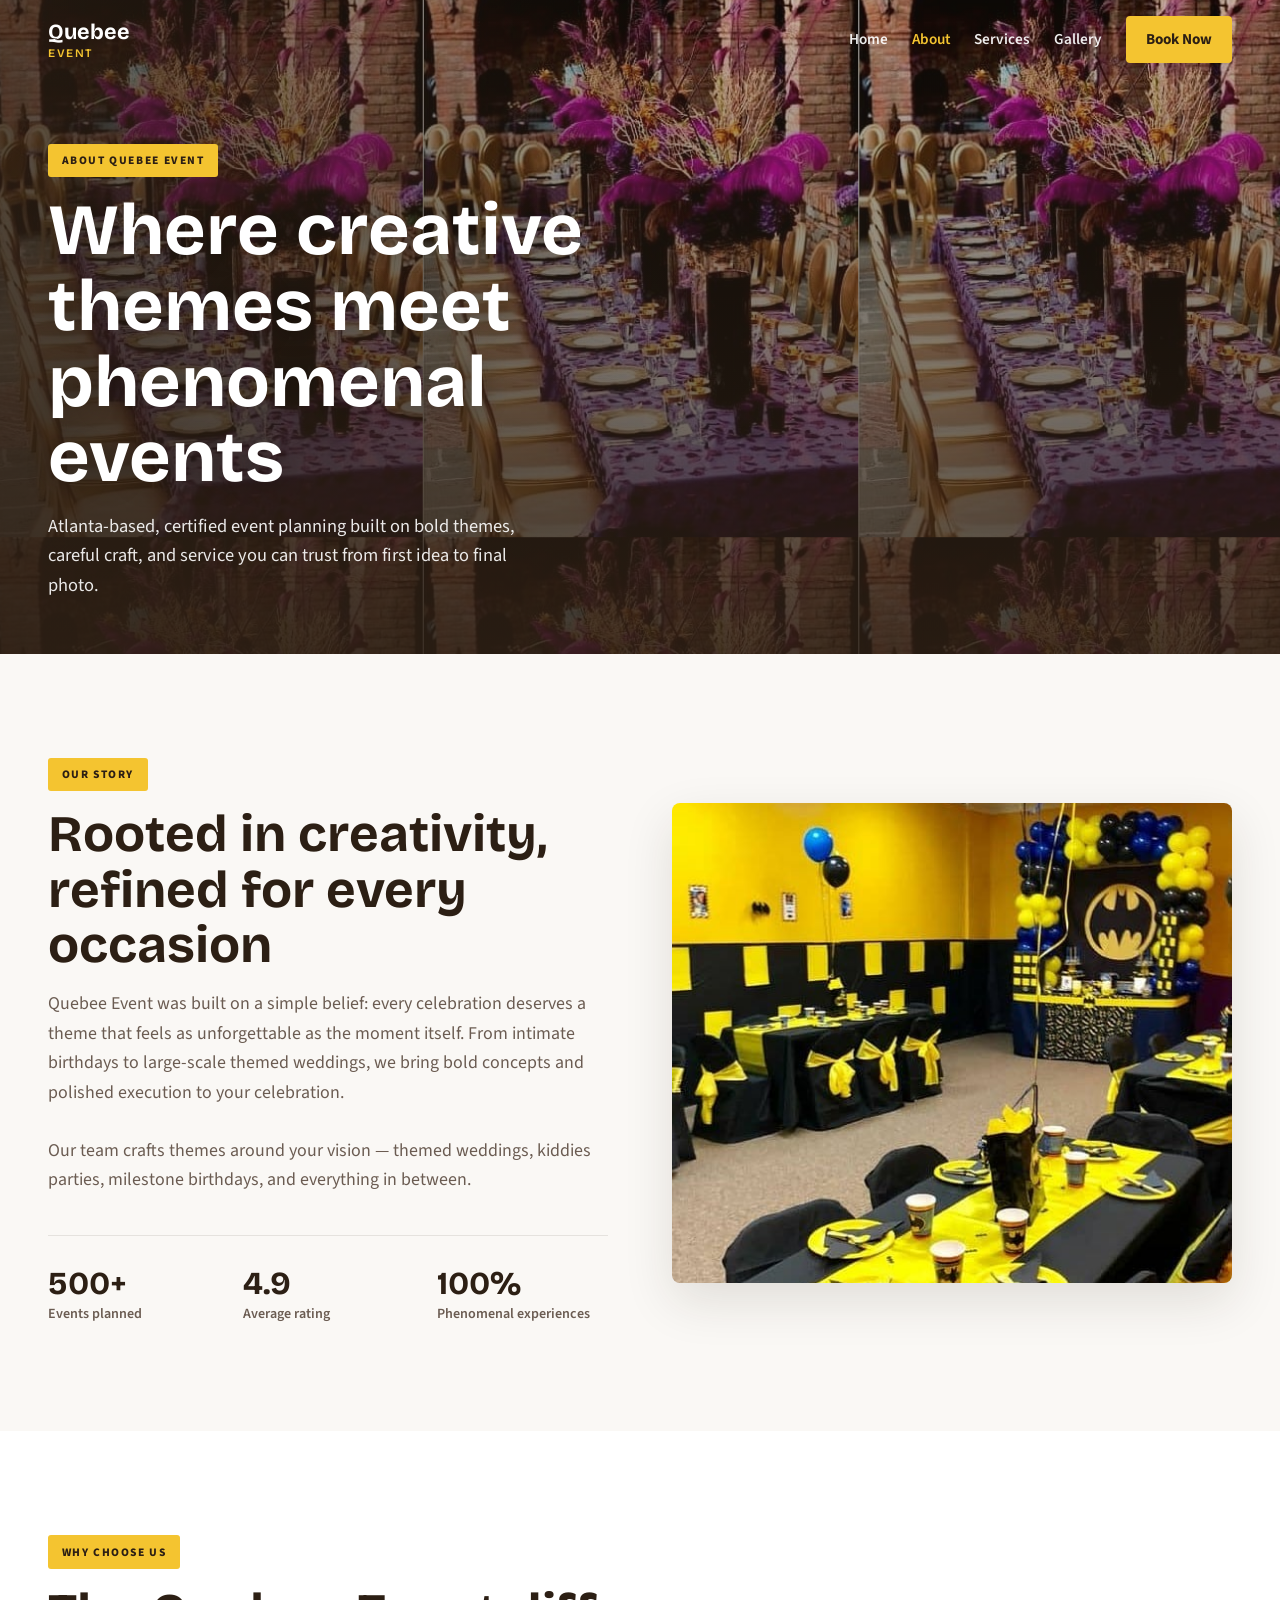
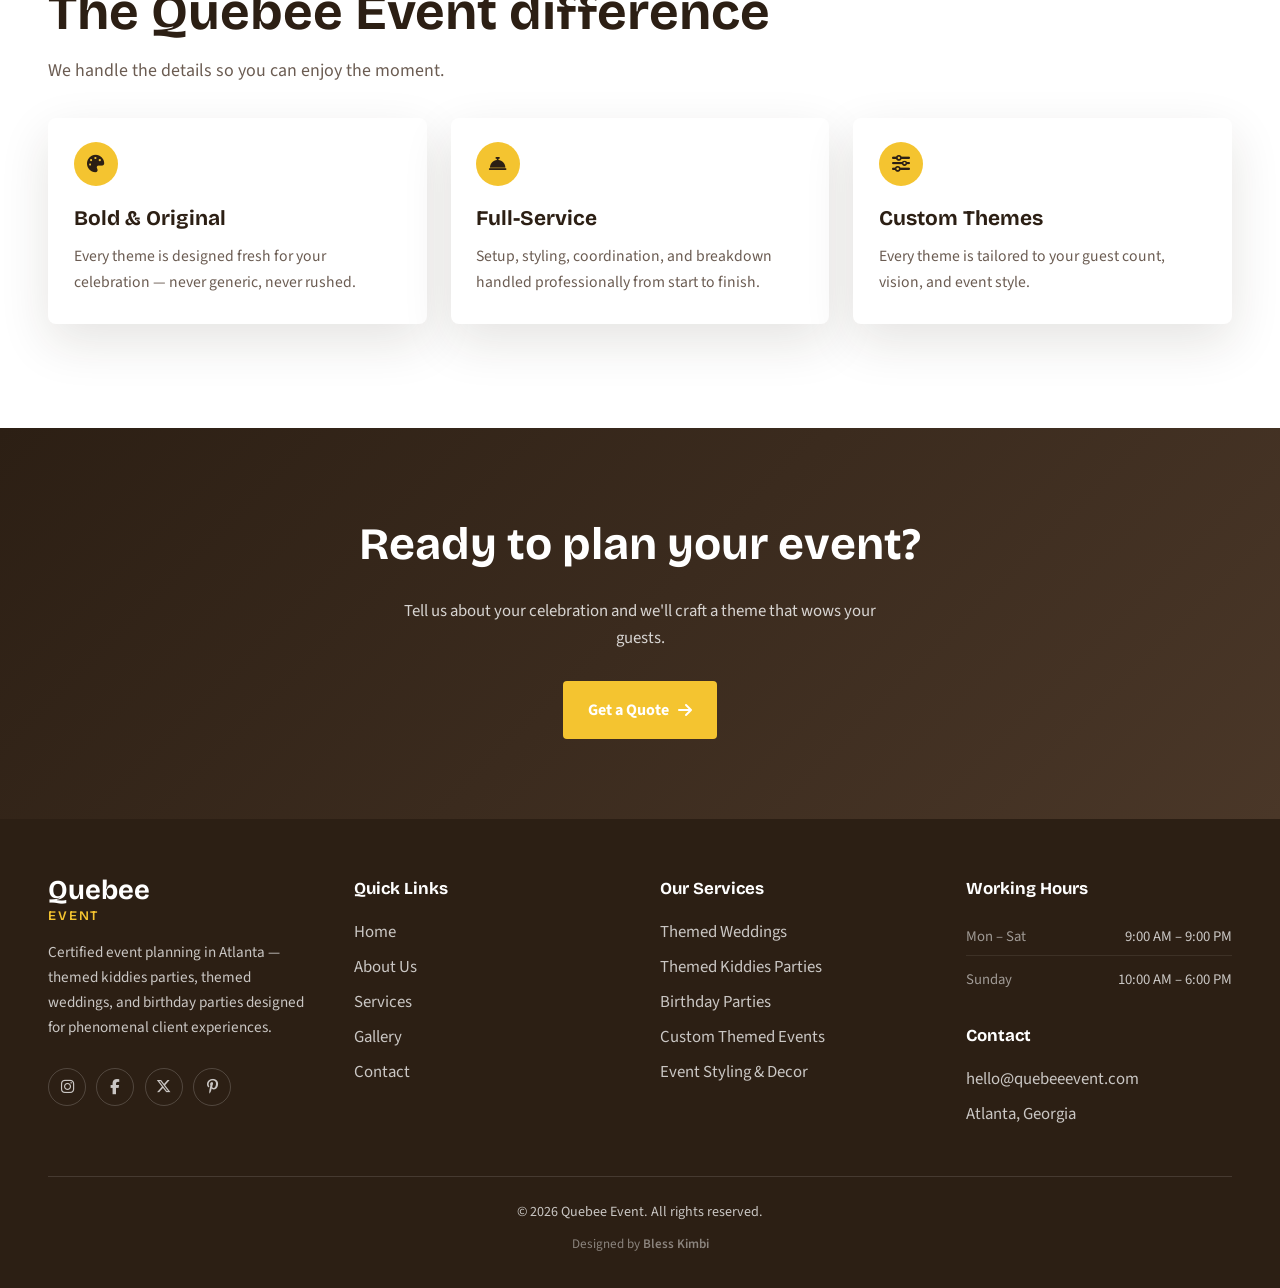
<file: about-us/index.html>
<!DOCTYPE html>
<html lang="en">
<head>
  <meta charset="UTF-8" />
  <meta name="viewport" content="width=device-width, initial-scale=1.0" />
  <title>About Us - Quebee Event</title>
  <meta name="description" content="Quebee Event is an Atlanta, Georgia based certified event planning company creating phenomenal client experiences through themed kiddies parties, themed weddings, and birthday parties." />
  <meta name="application-name" content="Quebee Event" />
  <meta property="og:type" content="website" />
  <meta property="og:site_name" content="Quebee Event" />
  <meta property="og:title" content="About Us - Quebee Event" />
  <meta property="og:description" content="Quebee Event is an Atlanta, Georgia based certified event planning company creating phenomenal client experiences through themed kiddies parties, themed weddings, and birthday parties." />
  <meta property="og:image" content="/wp-content/uploads/2026/05/hero-bg-image.jpg" />
  <meta property="og:image:alt" content="Quebee Event - themed celebrations in Atlanta, GA" />
  <meta name="twitter:card" content="summary_large_image" />
  <meta name="twitter:title" content="About Us - Quebee Event" />
  <meta name="twitter:description" content="Quebee Event is an Atlanta, Georgia based certified event planning company creating phenomenal client experiences through themed kiddies parties, themed weddings, and birthday parties." />
  <meta name="twitter:image" content="/wp-content/uploads/2026/05/hero-bg-image.jpg" />
  <link rel="icon" href="../wp-content/uploads/2026/05/hero-bg-image.jpg" />
  <link rel="stylesheet" href="../assets/css/fonts.css" />
  <link rel="stylesheet" href="../assets/css/site-pages.css" />
  <link rel="stylesheet" href="https://cdnjs.cloudflare.com/ajax/libs/font-awesome/6.4.0/css/all.min.css" />
</head>
<body class="gg-page">
<header class="gg-header">
  <div class="gg-header-inner">
    <a class="gg-logo" href="../index.html">
      <span class="gg-logo-text gg-logo-text-solo">Quebee<small>Event</small></span>
    </a>
    <button class="gg-nav-toggle" type="button" aria-label="Toggle menu" aria-expanded="false">
      <span></span><span></span><span></span>
    </button>
    <nav class="gg-nav" aria-label="Primary navigation">
      <ul>
        <li><a href="../index.html">Home</a></li>
        <li><a href="../about-us/" class="is-active">About</a></li>
        <li><a href="../services/">Services</a></li>
        <li><a href="../image-gallery/">Gallery</a></li>
      </ul>
      <a class="gg-nav-cta" href="../contact-us/">Book Now</a>
    </nav>
  </div>
  <div class="gg-nav-backdrop"></div>
</header>

<section class="gg-hero">
  <div class="gg-hero-bg" style="background-image:url('../assets/images/instagram/photo-32.jpg')"></div>
  <div class="gg-hero-content">
    <span class="gg-eyebrow">About Quebee Event</span>
    <h1>Where creative themes meet phenomenal events</h1>
    <p>Atlanta-based, certified event planning built on bold themes, careful craft, and service you can trust from first idea to final photo.</p>
  </div>
</section>

<section class="gg-section">
  <div class="gg-wrap gg-split">
    <div>
      <span class="gg-eyebrow">Our Story</span>
      <h2>Rooted in creativity, refined for every occasion</h2>
      <p class="gg-lead">Quebee Event was built on a simple belief: every celebration deserves a theme that feels as unforgettable as the moment itself. From intimate birthdays to large-scale themed weddings, we bring bold concepts and polished execution to your celebration.</p>
      <p class="gg-lead">Our team crafts themes around your vision &mdash; themed weddings, kiddies parties, milestone birthdays, and everything in between.</p>
      <div class="gg-stats">
        <div class="gg-stat"><strong>500+</strong><span>Events planned</span></div>
        <div class="gg-stat"><strong>4.9</strong><span>Average rating</span></div>
        <div class="gg-stat"><strong>100%</strong><span>Phenomenal experiences</span></div>
      </div>
    </div>
    <div class="gg-media gg-media-tall" style="background-image:url('../assets/images/instagram/photo-46.jpg')"></div>
  </div>
</section>

<section class="gg-section gg-section-white">
  <div class="gg-wrap">
    <span class="gg-eyebrow">Why Choose Us</span>
    <h2>The Quebee Event difference</h2>
    <p class="gg-lead">We handle the details so you can enjoy the moment.</p>
    <div class="gg-grid" style="margin-top:2rem">
      <article class="gg-card">
        <div class="gg-card-body">
          <div class="gg-card-icon"><i class="fas fa-palette"></i></div>
          <h3>Bold &amp; Original</h3>
          <p>Every theme is designed fresh for your celebration &mdash; never generic, never rushed.</p>
        </div>
      </article>
      <article class="gg-card">
        <div class="gg-card-body">
          <div class="gg-card-icon"><i class="fas fa-concierge-bell"></i></div>
          <h3>Full-Service</h3>
          <p>Setup, styling, coordination, and breakdown handled professionally from start to finish.</p>
        </div>
      </article>
      <article class="gg-card">
        <div class="gg-card-body">
          <div class="gg-card-icon"><i class="fas fa-sliders-h"></i></div>
          <h3>Custom Themes</h3>
          <p>Every theme is tailored to your guest count, vision, and event style.</p>
        </div>
      </article>
    </div>
  </div>
</section>

<section class="gg-cta-band">
  <div class="gg-wrap">
    <h2>Ready to plan your event?</h2>
    <p>Tell us about your celebration and we'll craft a theme that wows your guests.</p>
    <a class="gg-btn" href="../contact-us/">Get a Quote <i class="fas fa-arrow-right"></i></a>
  </div>
</section>

<!-- Shared site footer — Quebee Event (subpage paths) -->
<footer class="gg-footer">
  <div class="gg-footer-grid">
    <div class="gg-footer-brand">
      <a href="../index.html" aria-label="Quebee Event home">
        <span class="gg-logo-text gg-logo-text-lg">Quebee<small>Event</small></span>
      </a>
      <p>Certified event planning in Atlanta &mdash; themed kiddies parties, themed weddings, and birthday parties designed for phenomenal client experiences.</p>
      <ul class="gg-footer-social">
        <li><a href="https://www.instagram.com/quebee__event/" target="_blank" rel="noopener noreferrer" aria-label="Instagram"><i class="fab fa-instagram"></i></a></li>
        <li><a href="#" aria-label="Facebook"><i class="fab fa-facebook-f"></i></a></li>
        <li><a href="#" aria-label="X"><i class="fab fa-x-twitter"></i></a></li>
        <li><a href="#" aria-label="Pinterest"><i class="fab fa-pinterest-p"></i></a></li>
      </ul>
    </div>
    <div>
      <h4>Quick Links</h4>
      <ul>
        <li><a href="../index.html">Home</a></li>
        <li><a href="../about-us/">About Us</a></li>
        <li><a href="../services/">Services</a></li>
        <li><a href="../image-gallery/">Gallery</a></li>
        <li><a href="../contact-us/">Contact</a></li>
      </ul>
    </div>
    <div>
      <h4>Our Services</h4>
      <ul>
        <li><a href="../services/">Themed Weddings</a></li>
        <li><a href="../services/">Themed Kiddies Parties</a></li>
        <li><a href="../services/">Birthday Parties</a></li>
        <li><a href="../services/">Custom Themed Events</a></li>
        <li><a href="../services/">Event Styling &amp; Decor</a></li>
      </ul>
    </div>
    <div>
      <h4>Working Hours</h4>
      <ul class="gg-footer-hours">
        <li><span>Mon &ndash; Sat</span><span>9:00 AM &ndash; 9:00 PM</span></li>
        <li><span>Sunday</span><span>10:00 AM &ndash; 6:00 PM</span></li>
      </ul>
      <h4 style="margin-top:1.5rem">Contact</h4>
      <ul>
        <li><a href="mailto:hello@quebeeevent.com">hello@quebeeevent.com</a></li>
        <li>Atlanta, Georgia</li>
      </ul>
    </div>
  </div>
  <div class="gg-footer-bottom">
    <p>&copy; 2026 <a href="../index.html">Quebee Event</a>. All rights reserved.</p>
    <p class="gg-footer-credit">Designed by <a href="https://everythx.com" target="_blank" rel="noopener noreferrer">Bless Kimbi</a></p>
  </div>
</footer>
<script src="../assets/js/site-nav.js" defer></script>
</body>
</html>
</file>
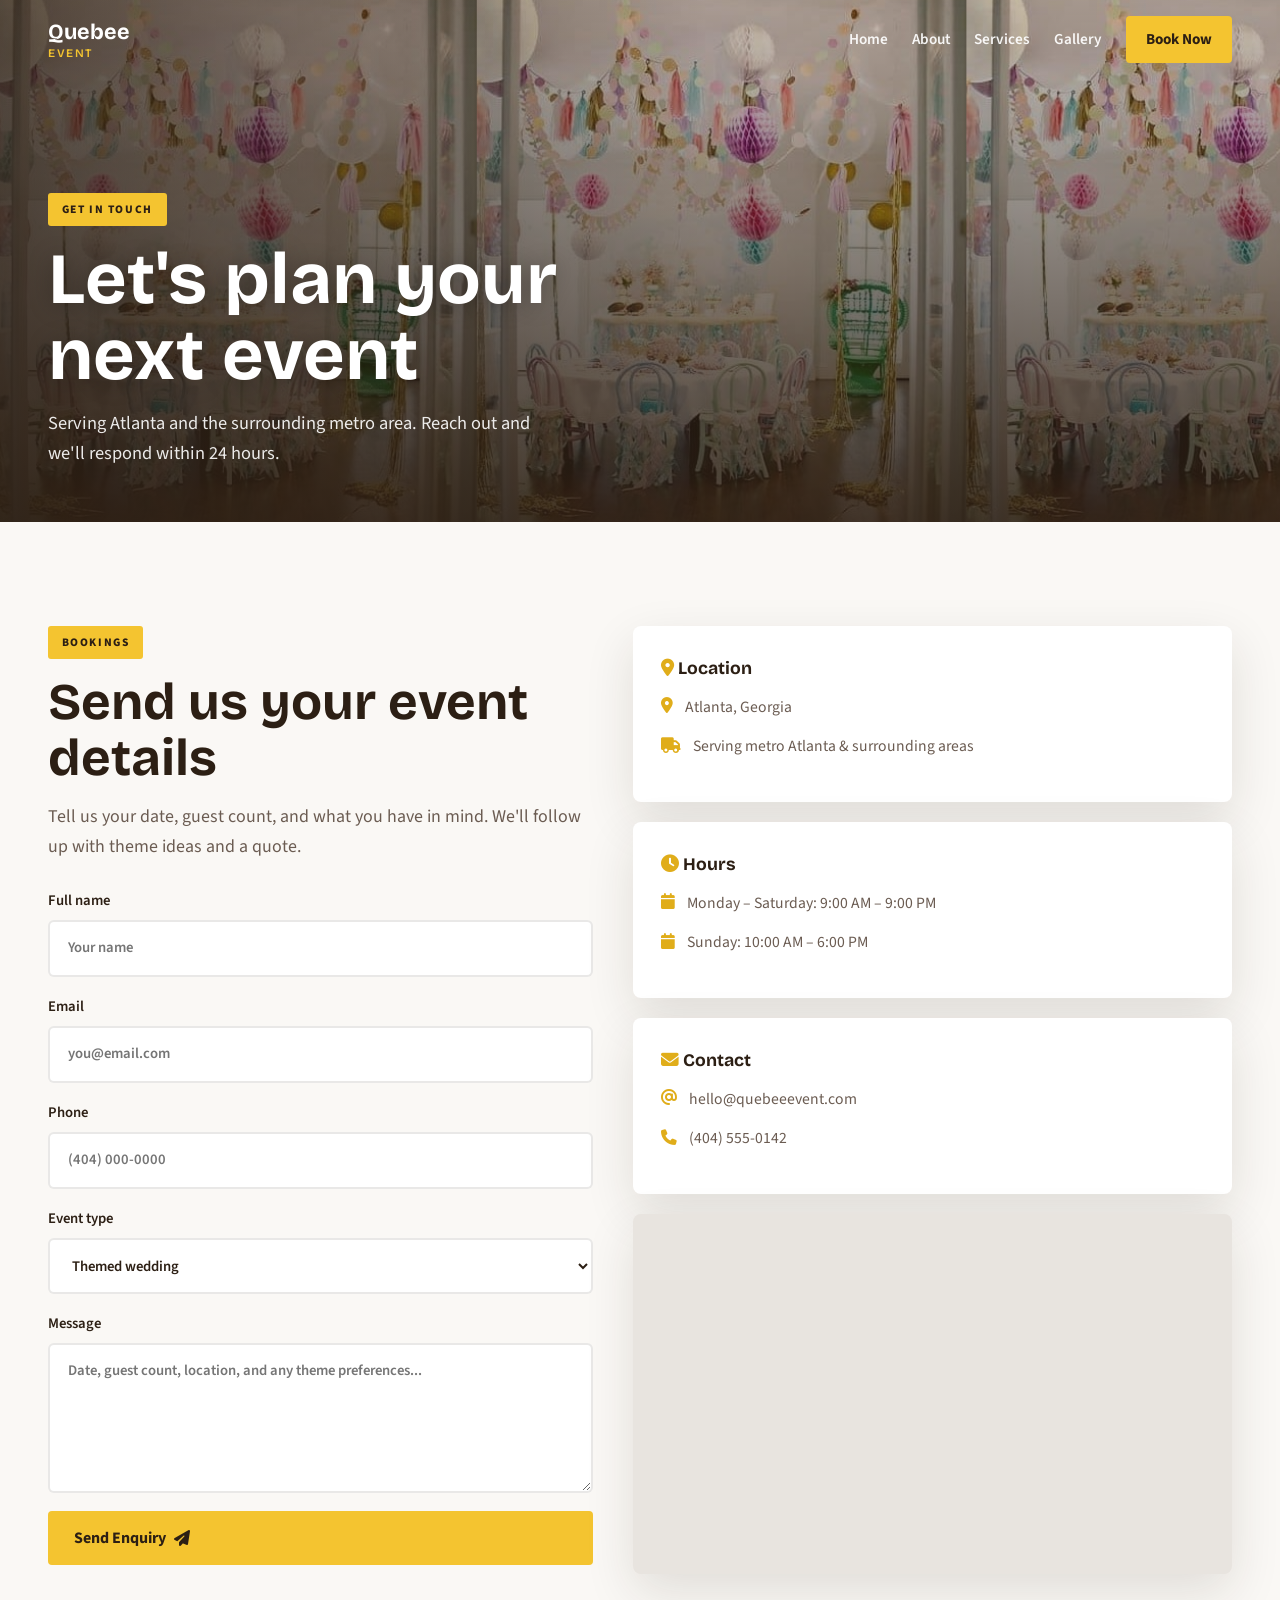
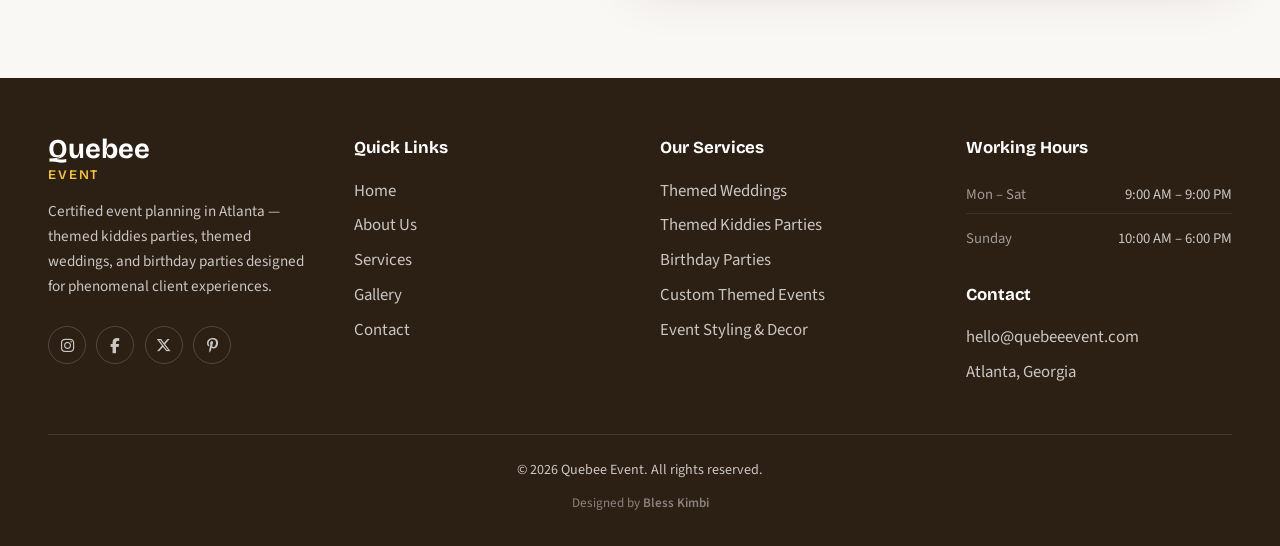
<file: contact-us/index.html>
<!DOCTYPE html>
<html lang="en">
<head>
  <meta charset="UTF-8" />
  <meta name="viewport" content="width=device-width, initial-scale=1.0" />
  <title>Contact - Quebee Event</title>
  <meta name="description" content="Get in touch with Quebee Event to plan your themed wedding, kiddies party, birthday party, or custom themed event in Atlanta, Georgia." />
  <meta name="application-name" content="Quebee Event" />
  <meta property="og:type" content="website" />
  <meta property="og:site_name" content="Quebee Event" />
  <meta property="og:title" content="Contact - Quebee Event" />
  <meta property="og:description" content="Get in touch with Quebee Event to plan your themed wedding, kiddies party, birthday party, or custom themed event in Atlanta, Georgia." />
  <meta property="og:image" content="/wp-content/uploads/2026/05/hero-bg-image.jpg" />
  <meta property="og:image:alt" content="Quebee Event - themed celebrations in Atlanta, GA" />
  <meta name="twitter:card" content="summary_large_image" />
  <meta name="twitter:title" content="Contact - Quebee Event" />
  <meta name="twitter:description" content="Get in touch with Quebee Event to plan your themed wedding, kiddies party, birthday party, or custom themed event in Atlanta, Georgia." />
  <meta name="twitter:image" content="/wp-content/uploads/2026/05/hero-bg-image.jpg" />
  <link rel="icon" href="../wp-content/uploads/2026/05/hero-bg-image.jpg" />
  <link rel="stylesheet" href="../assets/css/fonts.css" />
  <link rel="stylesheet" href="../assets/css/site-pages.css" />
  <link rel="stylesheet" href="https://cdnjs.cloudflare.com/ajax/libs/font-awesome/6.4.0/css/all.min.css" />
</head>
<body class="gg-page">
<header class="gg-header">
  <div class="gg-header-inner">
    <a class="gg-logo" href="../index.html">
      <span class="gg-logo-text gg-logo-text-solo">Quebee<small>Event</small></span>
    </a>
    <button class="gg-nav-toggle" type="button" aria-label="Toggle menu" aria-expanded="false">
      <span></span><span></span><span></span>
    </button>
    <nav class="gg-nav" aria-label="Primary navigation">
      <ul>
        <li><a href="../index.html">Home</a></li>
        <li><a href="../about-us/">About</a></li>
        <li><a href="../services/">Services</a></li>
        <li><a href="../image-gallery/">Gallery</a></li>
      </ul>
      <a class="gg-nav-cta" href="../contact-us/">Book Now</a>
    </nav>
  </div>
  <div class="gg-nav-backdrop"></div>
</header>

<section class="gg-hero">
  <div class="gg-hero-bg" style="background-image:url('../assets/images/instagram/photo-29.jpg')"></div>
  <div class="gg-hero-content">
    <span class="gg-eyebrow">Get In Touch</span>
    <h1>Let's plan your next event</h1>
    <p>Serving Atlanta and the surrounding metro area. Reach out and we'll respond within 24 hours.</p>
  </div>
</section>

<section class="gg-section">
  <div class="gg-wrap">
    <div class="gg-contact-grid">
      <div>
        <span class="gg-eyebrow">Bookings</span>
        <h2>Send us your event details</h2>
        <p class="gg-lead">Tell us your date, guest count, and what you have in mind. We'll follow up with theme ideas and a quote.</p>

        <form class="gg-form" onsubmit="event.preventDefault(); alert('Thank you! We will get back to you within 24 hours.');">
          <label>Full name<input required name="name" placeholder="Your name" /></label>
          <label>Email<input required type="email" name="email" placeholder="you@email.com" /></label>
          <label>Phone<input type="tel" name="phone" placeholder="(404) 000-0000" /></label>
          <label>Event type
            <select name="type">
              <option>Themed wedding</option>
              <option>Kiddies party</option>
              <option>Birthday party</option>
              <option>Other</option>
            </select>
          </label>
          <label>Message<textarea name="message" placeholder="Date, guest count, location, and any theme preferences..."></textarea></label>
          <button class="gg-btn" type="submit">Send Enquiry <i class="fas fa-paper-plane"></i></button>
        </form>
      </div>

      <div>
        <div class="gg-info-card">
          <h4><i class="fas fa-map-marker-alt"></i> Location</h4>
          <ul>
            <li><i class="fas fa-location-dot"></i> Atlanta, Georgia</li>
            <li><i class="fas fa-truck"></i> Serving metro Atlanta &amp; surrounding areas</li>
          </ul>
        </div>
        <div class="gg-info-card">
          <h4><i class="fas fa-clock"></i> Hours</h4>
          <ul>
            <li><i class="fas fa-calendar"></i> Monday &ndash; Saturday: 9:00 AM &ndash; 9:00 PM</li>
            <li><i class="fas fa-calendar"></i> Sunday: 10:00 AM &ndash; 6:00 PM</li>
          </ul>
        </div>
        <div class="gg-info-card">
          <h4><i class="fas fa-envelope"></i> Contact</h4>
          <ul>
            <li><i class="fas fa-at"></i> <a href="mailto:hello@quebeeevent.com">hello@quebeeevent.com</a></li>
            <li><i class="fas fa-phone"></i> (404) 555-0142</li>
          </ul>
        </div>
        <div class="gg-map">
          <iframe
            title="Quebee Event location map"
            loading="lazy"
            referrerpolicy="no-referrer-when-downgrade"
            src="https://www.google.com/maps/embed?pb=!1m18!1m12!1m3!1d212270.74158306903!2d-84.4907347!3d33.7676331!2m3!1f0!2f0!3f0!3m2!1i1024!2i768!4f13.1!3m3!1m2!1s0x88f5045d6993098d%3A0x66fede2717348305!2sAtlanta%2C%20GA!5e0!3m2!1sen!2sus!4v1710000000000!5m2!1sen!2sus"
            allowfullscreen="">
          </iframe>
        </div>
      </div>
    </div>
  </div>
</section>

<!-- Shared site footer — Quebee Event (subpage paths) -->
<footer class="gg-footer">
  <div class="gg-footer-grid">
    <div class="gg-footer-brand">
      <a href="../index.html" aria-label="Quebee Event home">
        <span class="gg-logo-text gg-logo-text-lg">Quebee<small>Event</small></span>
      </a>
      <p>Certified event planning in Atlanta &mdash; themed kiddies parties, themed weddings, and birthday parties designed for phenomenal client experiences.</p>
      <ul class="gg-footer-social">
        <li><a href="https://www.instagram.com/quebee__event/" target="_blank" rel="noopener noreferrer" aria-label="Instagram"><i class="fab fa-instagram"></i></a></li>
        <li><a href="#" aria-label="Facebook"><i class="fab fa-facebook-f"></i></a></li>
        <li><a href="#" aria-label="X"><i class="fab fa-x-twitter"></i></a></li>
        <li><a href="#" aria-label="Pinterest"><i class="fab fa-pinterest-p"></i></a></li>
      </ul>
    </div>
    <div>
      <h4>Quick Links</h4>
      <ul>
        <li><a href="../index.html">Home</a></li>
        <li><a href="../about-us/">About Us</a></li>
        <li><a href="../services/">Services</a></li>
        <li><a href="../image-gallery/">Gallery</a></li>
        <li><a href="../contact-us/">Contact</a></li>
      </ul>
    </div>
    <div>
      <h4>Our Services</h4>
      <ul>
        <li><a href="../services/">Themed Weddings</a></li>
        <li><a href="../services/">Themed Kiddies Parties</a></li>
        <li><a href="../services/">Birthday Parties</a></li>
        <li><a href="../services/">Custom Themed Events</a></li>
        <li><a href="../services/">Event Styling &amp; Decor</a></li>
      </ul>
    </div>
    <div>
      <h4>Working Hours</h4>
      <ul class="gg-footer-hours">
        <li><span>Mon &ndash; Sat</span><span>9:00 AM &ndash; 9:00 PM</span></li>
        <li><span>Sunday</span><span>10:00 AM &ndash; 6:00 PM</span></li>
      </ul>
      <h4 style="margin-top:1.5rem">Contact</h4>
      <ul>
        <li><a href="mailto:hello@quebeeevent.com">hello@quebeeevent.com</a></li>
        <li>Atlanta, Georgia</li>
      </ul>
    </div>
  </div>
  <div class="gg-footer-bottom">
    <p>&copy; 2026 <a href="../index.html">Quebee Event</a>. All rights reserved.</p>
    <p class="gg-footer-credit">Designed by <a href="https://everythx.com" target="_blank" rel="noopener noreferrer">Bless Kimbi</a></p>
  </div>
</footer>
<script src="../assets/js/site-nav.js" defer></script>
</body>
</html>
</file>
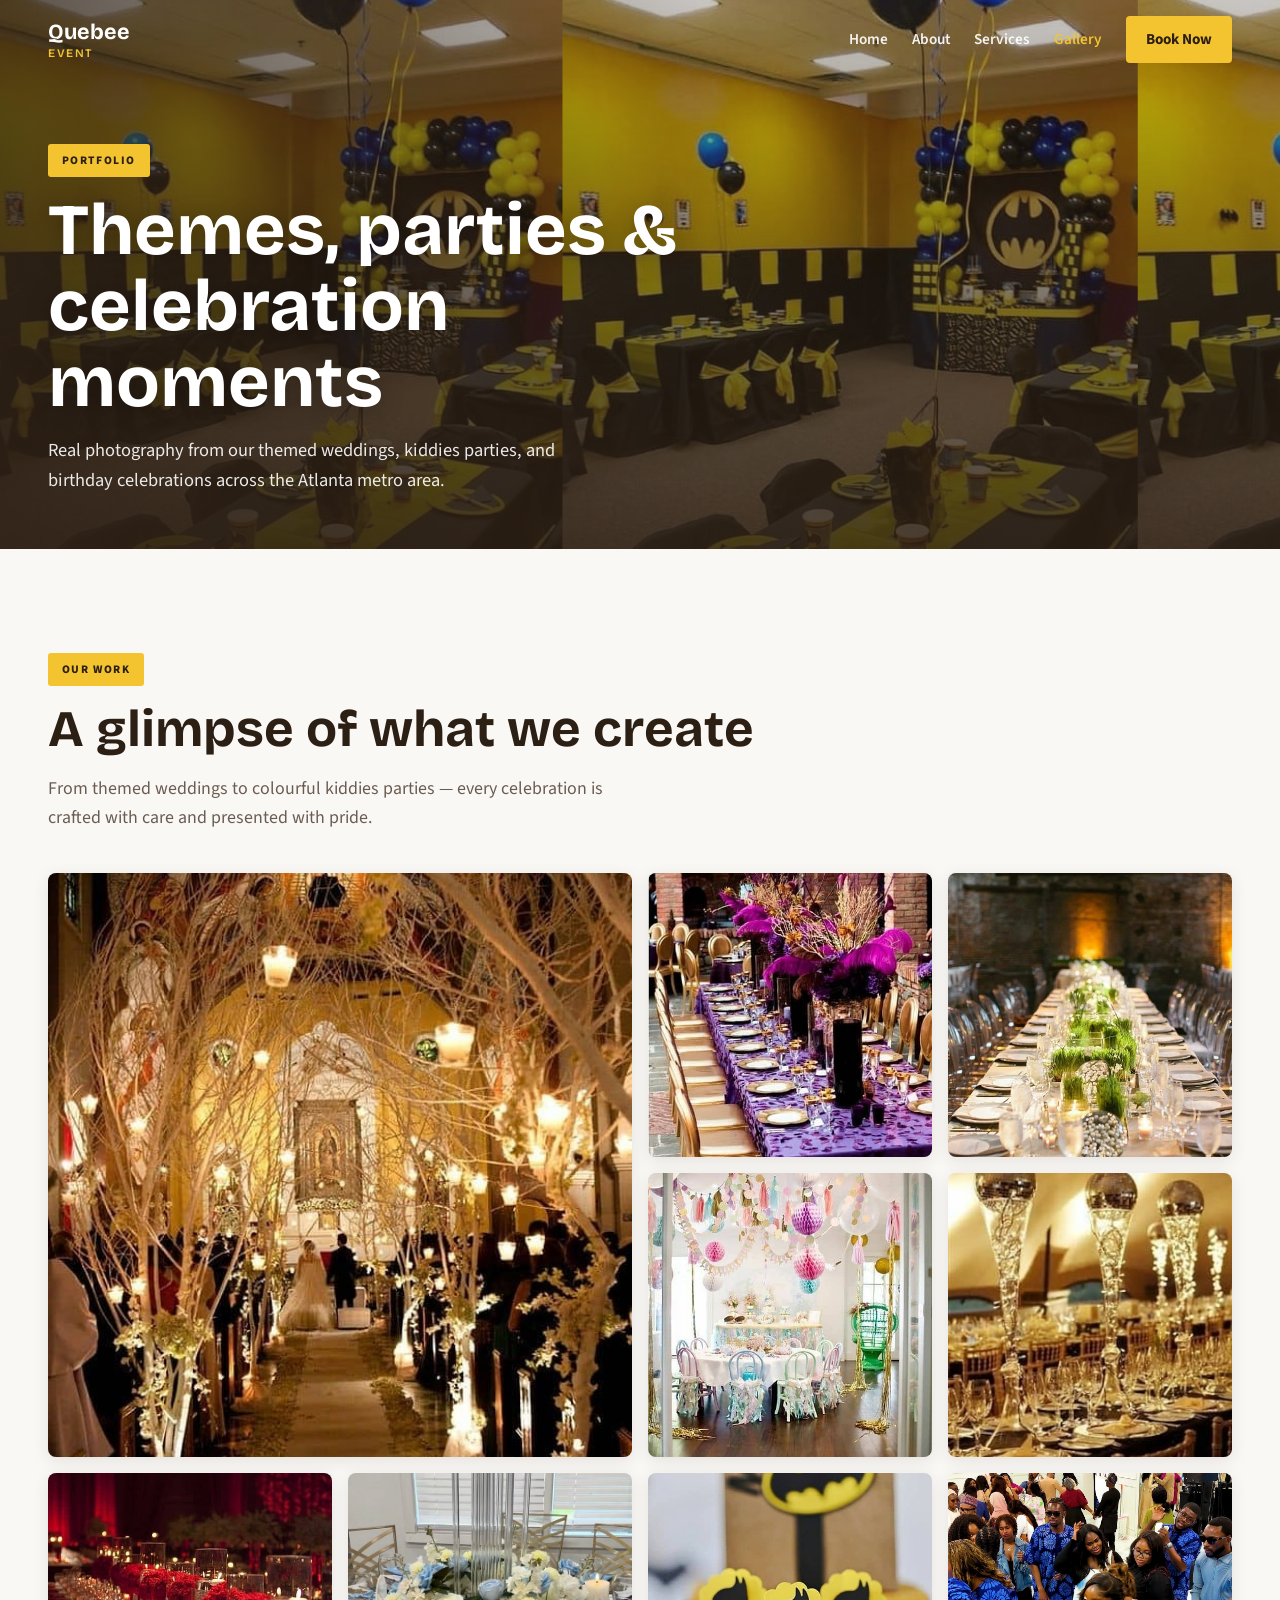
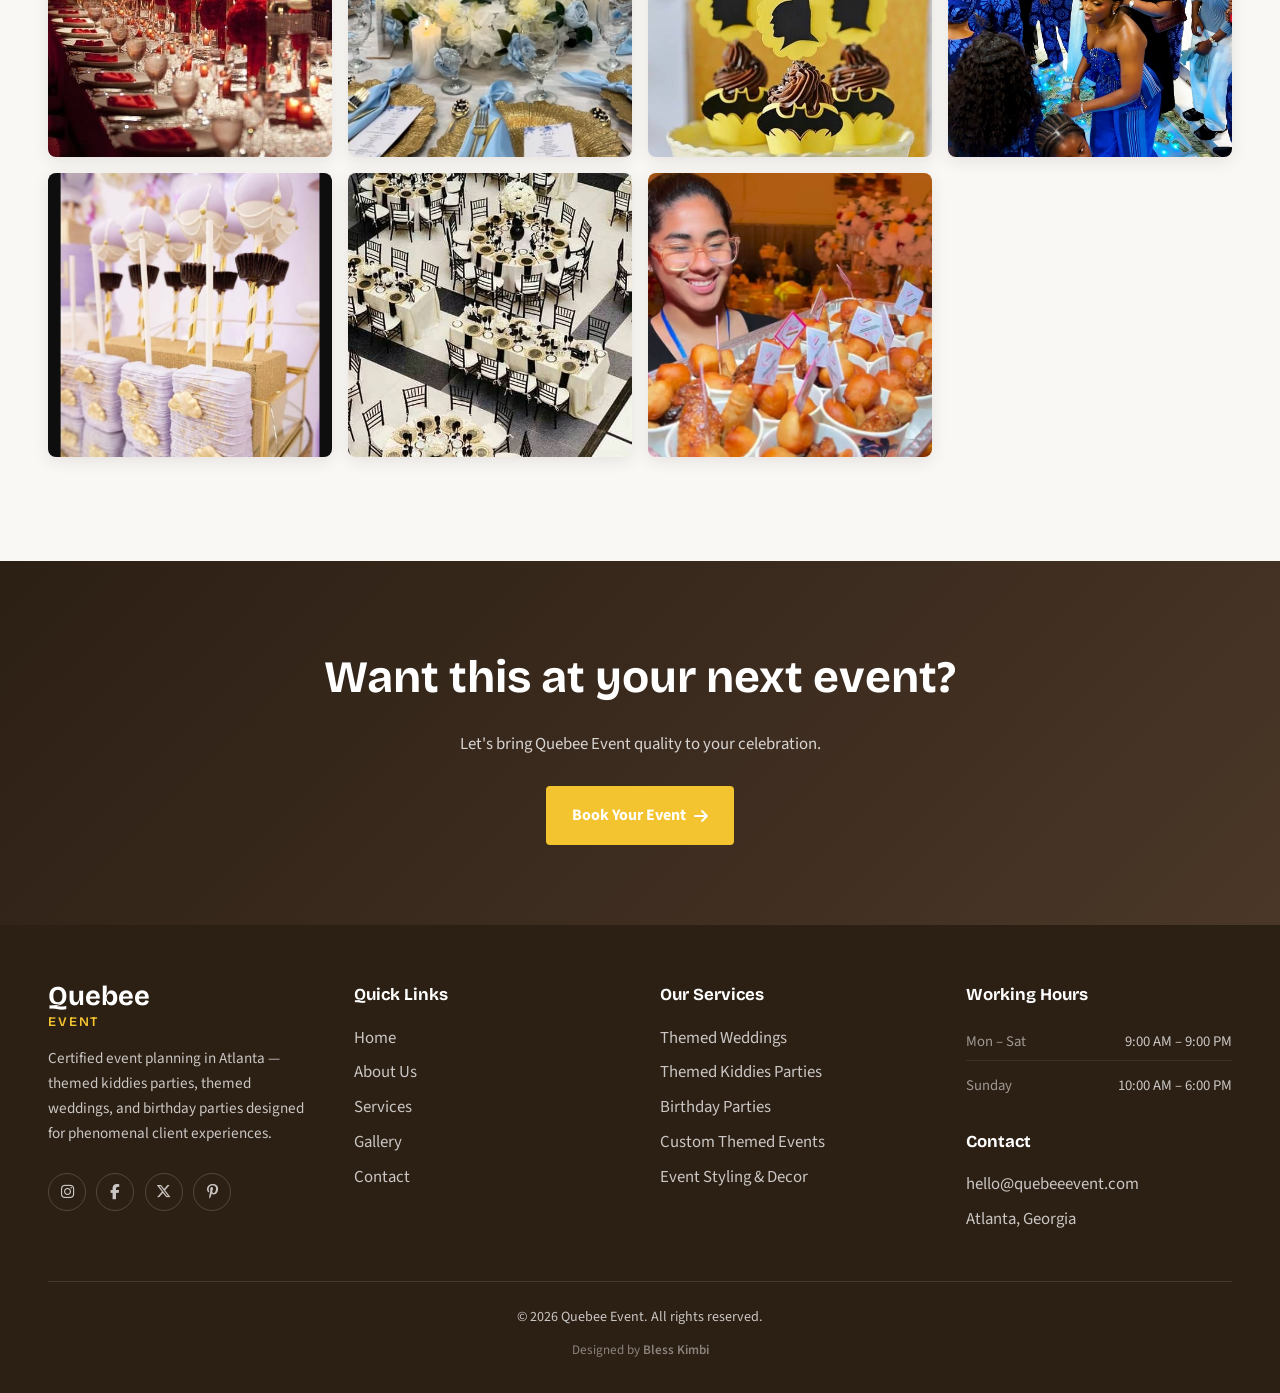
<file: image-gallery/index.html>
<!DOCTYPE html>
<html lang="en">
<head>
  <meta charset="UTF-8" />
  <meta name="viewport" content="width=device-width, initial-scale=1.0" />
  <title>Gallery - Quebee Event</title>
  <meta name="description" content="Browse real celebration moments from Quebee Event's themed weddings, kiddies parties, and birthday parties across Atlanta, Georgia." />
  <meta name="application-name" content="Quebee Event" />
  <meta property="og:type" content="website" />
  <meta property="og:site_name" content="Quebee Event" />
  <meta property="og:title" content="Gallery - Quebee Event" />
  <meta property="og:description" content="Browse real celebration moments from Quebee Event's themed weddings, kiddies parties, and birthday parties across Atlanta, Georgia." />
  <meta property="og:image" content="/wp-content/uploads/2026/05/hero-bg-image.jpg" />
  <meta property="og:image:alt" content="Quebee Event - themed celebrations in Atlanta, GA" />
  <meta name="twitter:card" content="summary_large_image" />
  <meta name="twitter:title" content="Gallery - Quebee Event" />
  <meta name="twitter:description" content="Browse real celebration moments from Quebee Event's themed weddings, kiddies parties, and birthday parties across Atlanta, Georgia." />
  <meta name="twitter:image" content="/wp-content/uploads/2026/05/hero-bg-image.jpg" />
  <link rel="icon" href="../wp-content/uploads/2026/05/hero-bg-image.jpg" />
  <link rel="stylesheet" href="../assets/css/fonts.css" />
  <link rel="stylesheet" href="../assets/css/site-pages.css" />
  <link rel="stylesheet" href="https://cdnjs.cloudflare.com/ajax/libs/font-awesome/6.4.0/css/all.min.css" />
</head>
<body class="gg-page">
<header class="gg-header">
  <div class="gg-header-inner">
    <a class="gg-logo" href="../index.html">
      <span class="gg-logo-text gg-logo-text-solo">Quebee<small>Event</small></span>
    </a>
    <button class="gg-nav-toggle" type="button" aria-label="Toggle menu" aria-expanded="false">
      <span></span><span></span><span></span>
    </button>
    <nav class="gg-nav" aria-label="Primary navigation">
      <ul>
        <li><a href="../index.html">Home</a></li>
        <li><a href="../about-us/">About</a></li>
        <li><a href="../services/">Services</a></li>
        <li><a href="../image-gallery/" class="is-active">Gallery</a></li>
      </ul>
      <a class="gg-nav-cta" href="../contact-us/">Book Now</a>
    </nav>
  </div>
  <div class="gg-nav-backdrop"></div>
</header>

<section class="gg-hero">
  <div class="gg-hero-bg" style="background-image:url('../assets/images/instagram/photo-46.jpg')"></div>
  <div class="gg-hero-content">
    <span class="gg-eyebrow">Portfolio</span>
    <h1>Themes, parties &amp; celebration moments</h1>
    <p>Real photography from our themed weddings, kiddies parties, and birthday celebrations across the Atlanta metro area.</p>
  </div>
</section>

<section class="gg-section">
  <div class="gg-wrap">
    <span class="gg-eyebrow">Our Work</span>
    <h2>A glimpse of what we create</h2>
    <p class="gg-lead">From themed weddings to colourful kiddies parties &mdash; every celebration is crafted with care and presented with pride.</p>
    <div class="gg-gallery" style="margin-top:2.5rem">
      <a class="gg-gallery-featured" href="../assets/images/instagram/photo-34.jpg" style="background-image:url('../assets/images/instagram/photo-34.jpg')" aria-label="Themed wedding decor"></a>
      <a href="../assets/images/instagram/photo-32.jpg" style="background-image:url('../assets/images/instagram/photo-32.jpg')" aria-label="Signature theme setup"></a>
      <a href="../assets/images/instagram/photo-49.jpg" style="background-image:url('../assets/images/instagram/photo-49.jpg')" aria-label="Themed party backdrop"></a>
      <a href="../assets/images/instagram/photo-29.jpg" style="background-image:url('../assets/images/instagram/photo-29.jpg')" aria-label="Event styling"></a>
      <a href="../assets/images/instagram/photo-60.jpg" style="background-image:url('../assets/images/instagram/photo-60.jpg')" aria-label="Celebration setup"></a>
      <a href="../assets/images/instagram/photo-36.jpg" style="background-image:url('../assets/images/instagram/photo-36.jpg')" aria-label="Reception decor"></a>
      <a href="../assets/images/instagram/photo-15.jpg" style="background-image:url('../assets/images/instagram/photo-15.jpg')" aria-label="Themed table display"></a>
      <a href="../assets/images/instagram/photo-56.jpg" style="background-image:url('../assets/images/instagram/photo-56.jpg')" aria-label="Kiddies party station"></a>
      <a href="../assets/images/instagram/photo-66.jpg" style="background-image:url('../assets/images/instagram/photo-66.jpg')" aria-label="Event guests celebrating"></a>
      <a href="../assets/images/instagram/photo-19.jpg" style="background-image:url('../assets/images/instagram/photo-19.jpg')" aria-label="Party decor detail"></a>
      <a href="../assets/images/instagram/photo-35.jpg" style="background-image:url('../assets/images/instagram/photo-35.jpg')" aria-label="Table setting"></a>
      <a href="../assets/images/instagram/photo-13.jpg" style="background-image:url('../assets/images/instagram/photo-13.jpg')" aria-label="Theme setup in progress"></a>
    </div>
  </div>
</section>

<section class="gg-cta-band">
  <div class="gg-wrap">
    <h2>Want this at your next event?</h2>
    <p>Let's bring Quebee Event quality to your celebration.</p>
    <a class="gg-btn" href="../contact-us/">Book Your Event <i class="fas fa-arrow-right"></i></a>
  </div>
</section>

<!-- Shared site footer — Quebee Event (subpage paths) -->
<footer class="gg-footer">
  <div class="gg-footer-grid">
    <div class="gg-footer-brand">
      <a href="../index.html" aria-label="Quebee Event home">
        <span class="gg-logo-text gg-logo-text-lg">Quebee<small>Event</small></span>
      </a>
      <p>Certified event planning in Atlanta &mdash; themed kiddies parties, themed weddings, and birthday parties designed for phenomenal client experiences.</p>
      <ul class="gg-footer-social">
        <li><a href="https://www.instagram.com/quebee__event/" target="_blank" rel="noopener noreferrer" aria-label="Instagram"><i class="fab fa-instagram"></i></a></li>
        <li><a href="#" aria-label="Facebook"><i class="fab fa-facebook-f"></i></a></li>
        <li><a href="#" aria-label="X"><i class="fab fa-x-twitter"></i></a></li>
        <li><a href="#" aria-label="Pinterest"><i class="fab fa-pinterest-p"></i></a></li>
      </ul>
    </div>
    <div>
      <h4>Quick Links</h4>
      <ul>
        <li><a href="../index.html">Home</a></li>
        <li><a href="../about-us/">About Us</a></li>
        <li><a href="../services/">Services</a></li>
        <li><a href="../image-gallery/">Gallery</a></li>
        <li><a href="../contact-us/">Contact</a></li>
      </ul>
    </div>
    <div>
      <h4>Our Services</h4>
      <ul>
        <li><a href="../services/">Themed Weddings</a></li>
        <li><a href="../services/">Themed Kiddies Parties</a></li>
        <li><a href="../services/">Birthday Parties</a></li>
        <li><a href="../services/">Custom Themed Events</a></li>
        <li><a href="../services/">Event Styling &amp; Decor</a></li>
      </ul>
    </div>
    <div>
      <h4>Working Hours</h4>
      <ul class="gg-footer-hours">
        <li><span>Mon &ndash; Sat</span><span>9:00 AM &ndash; 9:00 PM</span></li>
        <li><span>Sunday</span><span>10:00 AM &ndash; 6:00 PM</span></li>
      </ul>
      <h4 style="margin-top:1.5rem">Contact</h4>
      <ul>
        <li><a href="mailto:hello@quebeeevent.com">hello@quebeeevent.com</a></li>
        <li>Atlanta, Georgia</li>
      </ul>
    </div>
  </div>
  <div class="gg-footer-bottom">
    <p>&copy; 2026 <a href="../index.html">Quebee Event</a>. All rights reserved.</p>
    <p class="gg-footer-credit">Designed by <a href="https://everythx.com" target="_blank" rel="noopener noreferrer">Bless Kimbi</a></p>
  </div>
</footer>
<script src="../assets/js/site-nav.js" defer></script>
</body>
</html>
</file>
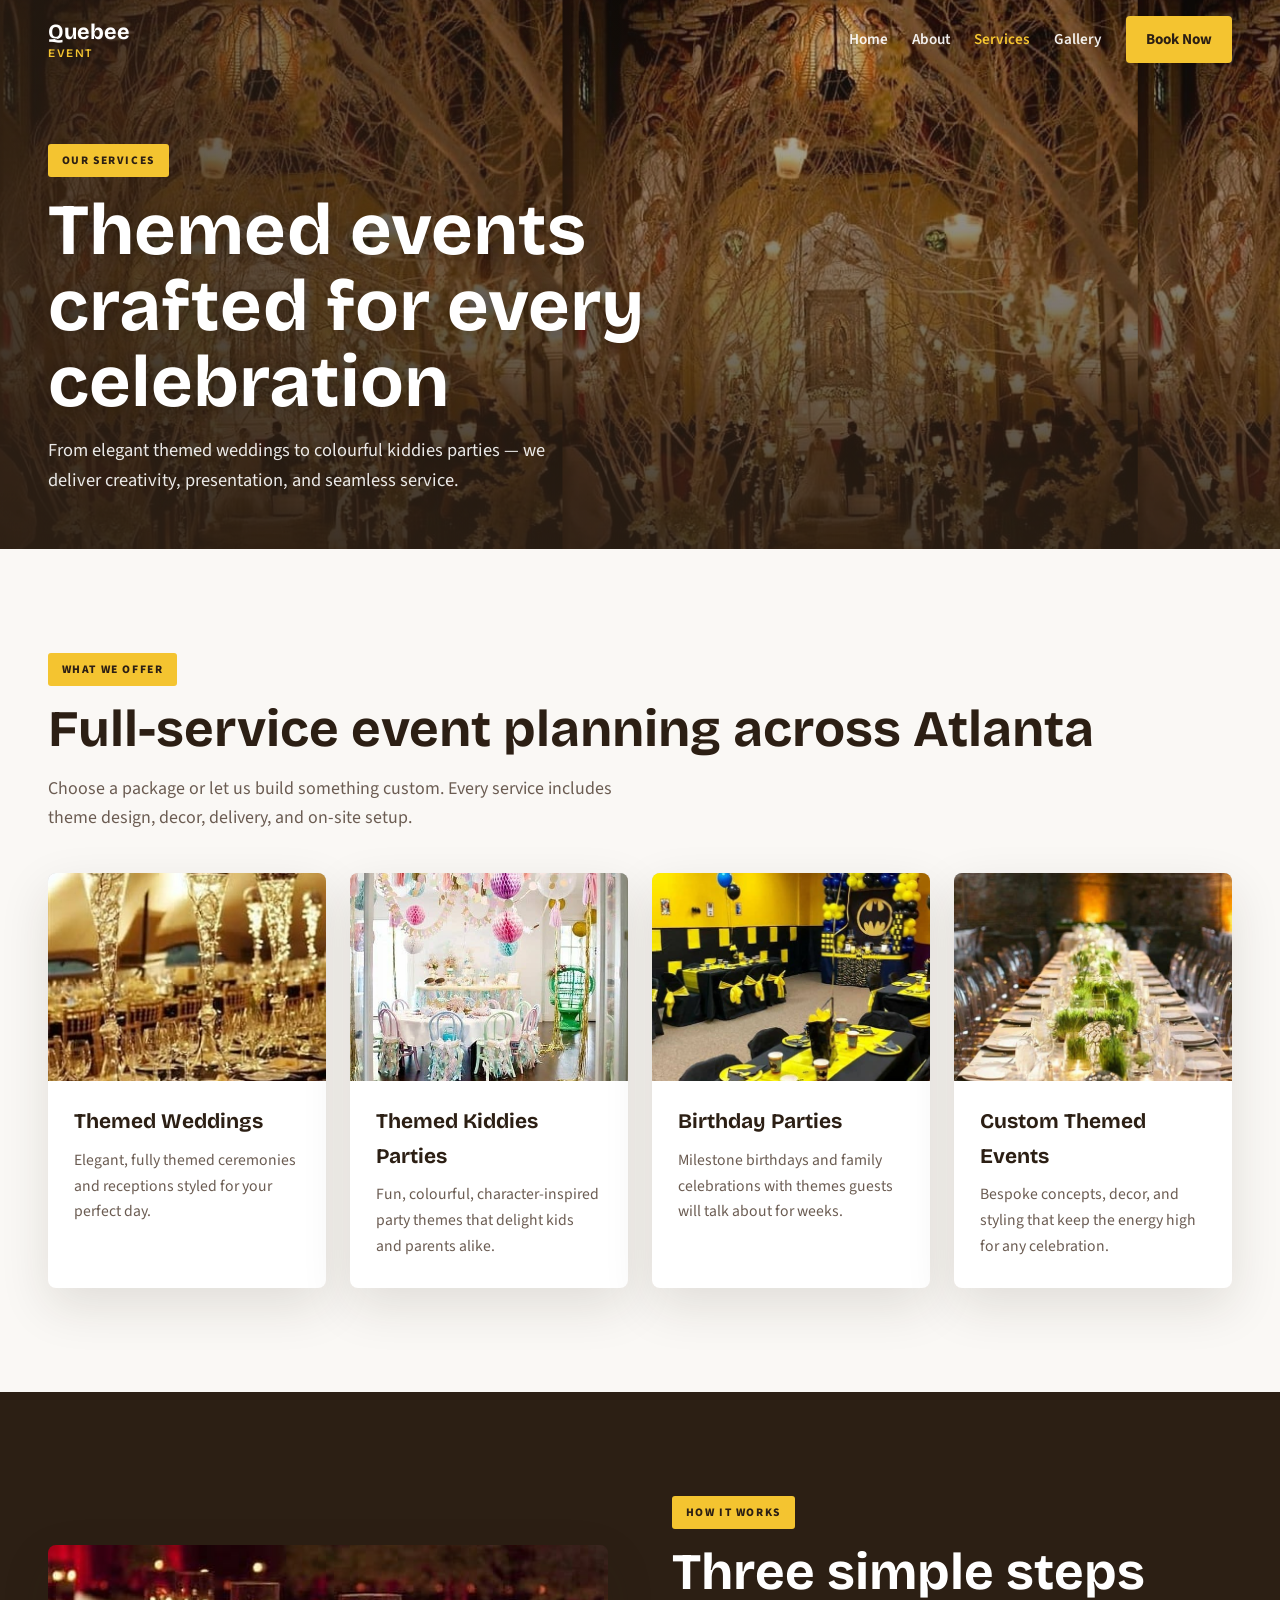
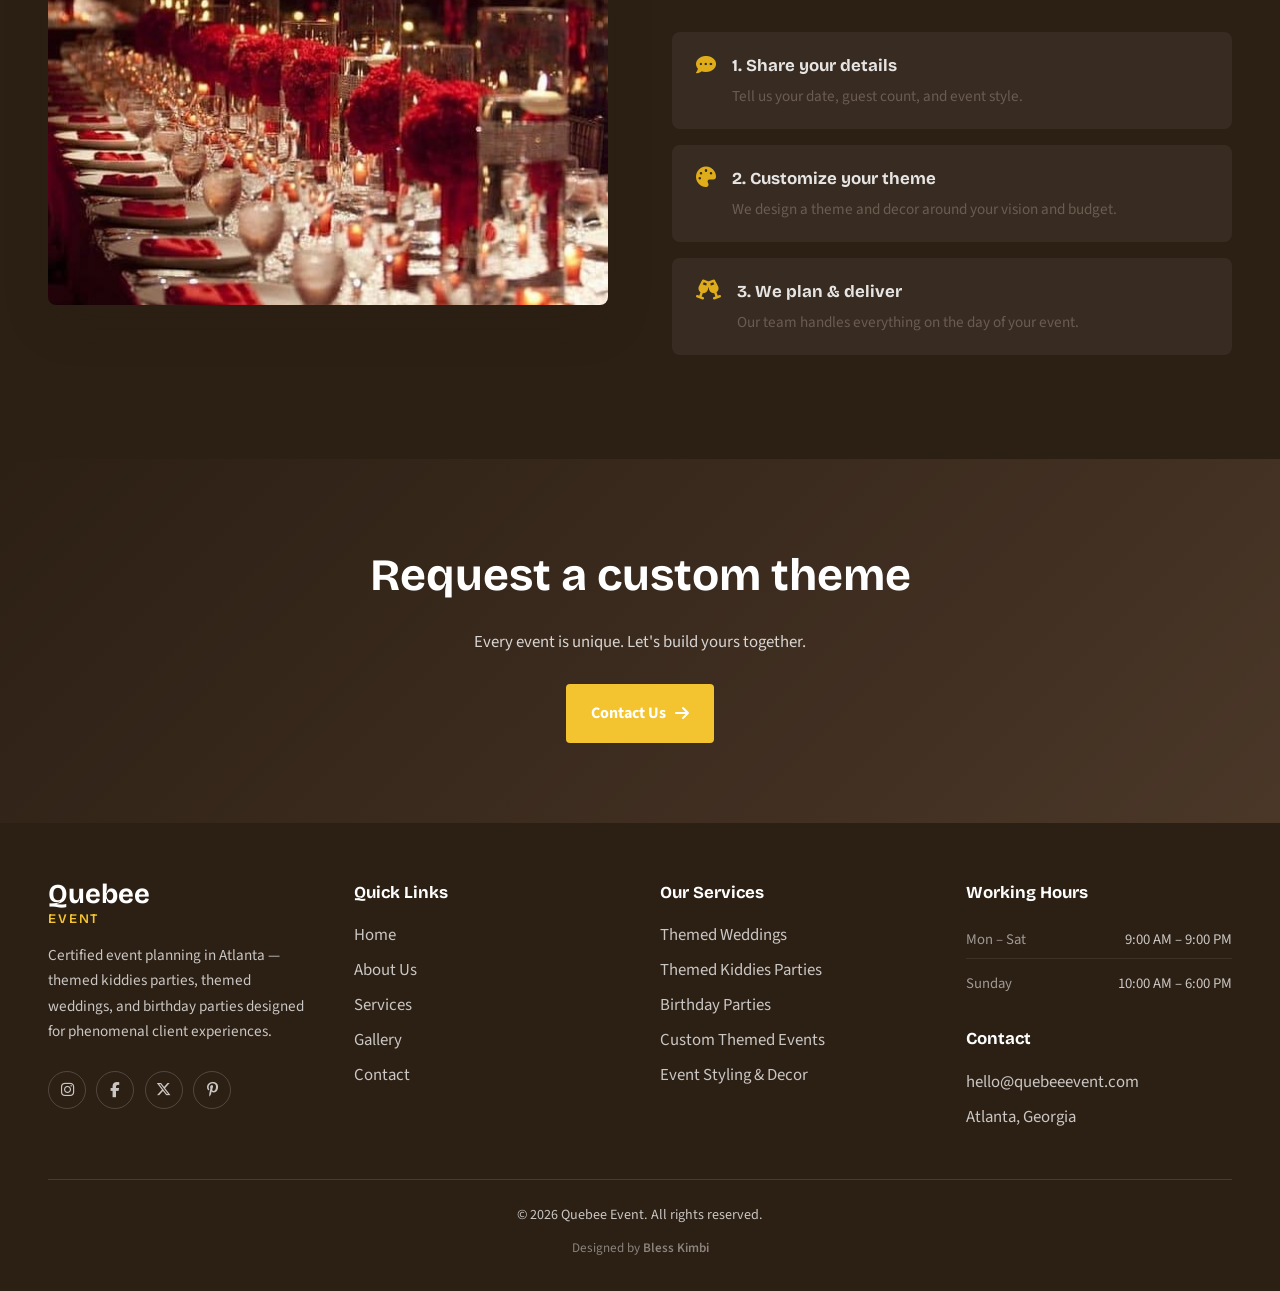
<file: services/index.html>
<!DOCTYPE html>
<html lang="en">
<head>
  <meta charset="UTF-8" />
  <meta name="viewport" content="width=device-width, initial-scale=1.0" />
  <title>Services - Quebee Event</title>
  <meta name="description" content="Explore Quebee Event's themed weddings, themed kiddies parties, birthday parties, and custom themed events across Atlanta, Georgia." />
  <meta name="application-name" content="Quebee Event" />
  <meta property="og:type" content="website" />
  <meta property="og:site_name" content="Quebee Event" />
  <meta property="og:title" content="Services - Quebee Event" />
  <meta property="og:description" content="Explore Quebee Event's themed weddings, themed kiddies parties, birthday parties, and custom themed events across Atlanta, Georgia." />
  <meta property="og:image" content="/wp-content/uploads/2026/05/hero-bg-image.jpg" />
  <meta property="og:image:alt" content="Quebee Event - themed celebrations in Atlanta, GA" />
  <meta name="twitter:card" content="summary_large_image" />
  <meta name="twitter:title" content="Services - Quebee Event" />
  <meta name="twitter:description" content="Explore Quebee Event's themed weddings, themed kiddies parties, birthday parties, and custom themed events across Atlanta, Georgia." />
  <meta name="twitter:image" content="/wp-content/uploads/2026/05/hero-bg-image.jpg" />
  <link rel="icon" href="../wp-content/uploads/2026/05/hero-bg-image.jpg" />
  <link rel="stylesheet" href="../assets/css/fonts.css" />
  <link rel="stylesheet" href="../assets/css/site-pages.css" />
  <link rel="stylesheet" href="https://cdnjs.cloudflare.com/ajax/libs/font-awesome/6.4.0/css/all.min.css" />
</head>
<body class="gg-page">
<header class="gg-header">
  <div class="gg-header-inner">
    <a class="gg-logo" href="../index.html">
      <span class="gg-logo-text gg-logo-text-solo">Quebee<small>Event</small></span>
    </a>
    <button class="gg-nav-toggle" type="button" aria-label="Toggle menu" aria-expanded="false">
      <span></span><span></span><span></span>
    </button>
    <nav class="gg-nav" aria-label="Primary navigation">
      <ul>
        <li><a href="../index.html">Home</a></li>
        <li><a href="../about-us/">About</a></li>
        <li><a href="../services/" class="is-active">Services</a></li>
        <li><a href="../image-gallery/">Gallery</a></li>
      </ul>
      <a class="gg-nav-cta" href="../contact-us/">Book Now</a>
    </nav>
  </div>
  <div class="gg-nav-backdrop"></div>
</header>

<section class="gg-hero">
  <div class="gg-hero-bg" style="background-image:url('../assets/images/instagram/photo-34.jpg')"></div>
  <div class="gg-hero-content">
    <span class="gg-eyebrow">Our Services</span>
    <h1>Themed events crafted for every celebration</h1>
    <p>From elegant themed weddings to colourful kiddies parties &mdash; we deliver creativity, presentation, and seamless service.</p>
  </div>
</section>

<section class="gg-section">
  <div class="gg-wrap">
    <span class="gg-eyebrow">What We Offer</span>
    <h2>Full-service event planning across Atlanta</h2>
    <p class="gg-lead">Choose a package or let us build something custom. Every service includes theme design, decor, delivery, and on-site setup.</p>
    <div class="gg-grid" style="margin-top:2.5rem">
      <article class="gg-card">
        <div class="gg-card-media" style="background-image:url('../assets/images/instagram/photo-60.jpg')"></div>
        <div class="gg-card-body">
          <h3>Themed Weddings</h3>
          <p>Elegant, fully themed ceremonies and receptions styled for your perfect day.</p>
        </div>
      </article>
      <article class="gg-card">
        <div class="gg-card-media" style="background-image:url('../assets/images/instagram/photo-29.jpg')"></div>
        <div class="gg-card-body">
          <h3>Themed Kiddies Parties</h3>
          <p>Fun, colourful, character-inspired party themes that delight kids and parents alike.</p>
        </div>
      </article>
      <article class="gg-card">
        <div class="gg-card-media" style="background-image:url('../assets/images/instagram/photo-46.jpg')"></div>
        <div class="gg-card-body">
          <h3>Birthday Parties</h3>
          <p>Milestone birthdays and family celebrations with themes guests will talk about for weeks.</p>
        </div>
      </article>
      <article class="gg-card">
        <div class="gg-card-media" style="background-image:url('../assets/images/instagram/photo-49.jpg')"></div>
        <div class="gg-card-body">
          <h3>Custom Themed Events</h3>
          <p>Bespoke concepts, decor, and styling that keep the energy high for any celebration.</p>
        </div>
      </article>
    </div>
  </div>
</section>

<section class="gg-section gg-section-dark">
  <div class="gg-wrap gg-split gg-split-reverse">
    <div>
      <span class="gg-eyebrow">How It Works</span>
      <h2>Three simple steps</h2>
      <div class="gg-feature">
        <div class="gg-feature-item" style="background:rgba(255,255,255,0.06);box-shadow:none">
          <i class="fas fa-comment-dots"></i>
          <div><h4>1. Share your details</h4><p>Tell us your date, guest count, and event style.</p></div>
        </div>
        <div class="gg-feature-item" style="background:rgba(255,255,255,0.06);box-shadow:none">
          <i class="fas fa-palette"></i>
          <div><h4>2. Customize your theme</h4><p>We design a theme and decor around your vision and budget.</p></div>
        </div>
        <div class="gg-feature-item" style="background:rgba(255,255,255,0.06);box-shadow:none">
          <i class="fas fa-glass-cheers"></i>
          <div><h4>3. We plan &amp; deliver</h4><p>Our team handles everything on the day of your event.</p></div>
        </div>
      </div>
    </div>
    <div class="gg-media" style="background-image:url('../assets/images/instagram/photo-36.jpg')"></div>
  </div>
</section>

<section class="gg-cta-band">
  <div class="gg-wrap">
    <h2>Request a custom theme</h2>
    <p>Every event is unique. Let's build yours together.</p>
    <a class="gg-btn" href="../contact-us/">Contact Us <i class="fas fa-arrow-right"></i></a>
  </div>
</section>

<!-- Shared site footer — Quebee Event (subpage paths) -->
<footer class="gg-footer">
  <div class="gg-footer-grid">
    <div class="gg-footer-brand">
      <a href="../index.html" aria-label="Quebee Event home">
        <span class="gg-logo-text gg-logo-text-lg">Quebee<small>Event</small></span>
      </a>
      <p>Certified event planning in Atlanta &mdash; themed kiddies parties, themed weddings, and birthday parties designed for phenomenal client experiences.</p>
      <ul class="gg-footer-social">
        <li><a href="https://www.instagram.com/quebee__event/" target="_blank" rel="noopener noreferrer" aria-label="Instagram"><i class="fab fa-instagram"></i></a></li>
        <li><a href="#" aria-label="Facebook"><i class="fab fa-facebook-f"></i></a></li>
        <li><a href="#" aria-label="X"><i class="fab fa-x-twitter"></i></a></li>
        <li><a href="#" aria-label="Pinterest"><i class="fab fa-pinterest-p"></i></a></li>
      </ul>
    </div>
    <div>
      <h4>Quick Links</h4>
      <ul>
        <li><a href="../index.html">Home</a></li>
        <li><a href="../about-us/">About Us</a></li>
        <li><a href="../services/">Services</a></li>
        <li><a href="../image-gallery/">Gallery</a></li>
        <li><a href="../contact-us/">Contact</a></li>
      </ul>
    </div>
    <div>
      <h4>Our Services</h4>
      <ul>
        <li><a href="../services/">Themed Weddings</a></li>
        <li><a href="../services/">Themed Kiddies Parties</a></li>
        <li><a href="../services/">Birthday Parties</a></li>
        <li><a href="../services/">Custom Themed Events</a></li>
        <li><a href="../services/">Event Styling &amp; Decor</a></li>
      </ul>
    </div>
    <div>
      <h4>Working Hours</h4>
      <ul class="gg-footer-hours">
        <li><span>Mon &ndash; Sat</span><span>9:00 AM &ndash; 9:00 PM</span></li>
        <li><span>Sunday</span><span>10:00 AM &ndash; 6:00 PM</span></li>
      </ul>
      <h4 style="margin-top:1.5rem">Contact</h4>
      <ul>
        <li><a href="mailto:hello@quebeeevent.com">hello@quebeeevent.com</a></li>
        <li>Atlanta, Georgia</li>
      </ul>
    </div>
  </div>
  <div class="gg-footer-bottom">
    <p>&copy; 2026 <a href="../index.html">Quebee Event</a>. All rights reserved.</p>
    <p class="gg-footer-credit">Designed by <a href="https://everythx.com" target="_blank" rel="noopener noreferrer">Bless Kimbi</a></p>
  </div>
</footer>
<script src="../assets/js/site-nav.js" defer></script>
</body>
</html>
</file>
<file: assets/css/fonts.css>
/* Local font faces — latin subsets only (files present in assets/fonts) */

@font-face {
  font-family: 'Bricolage Grotesque';
  font-style: normal;
  font-weight: 200 800;
  font-stretch: 100%;
  font-display: swap;
  src: url('../fonts/bricolage-grotesque/3y9H6as8bTXq_nANBjzKo3IeZx8z6up5BeSl5jBNz_19PpbpMXuECpwUxJBOm_OJWiawA1Xp.woff2') format('woff2');
}

@font-face {
  font-family: 'Source Sans 3';
  font-style: normal;
  font-weight: 200 900;
  font-display: swap;
  src: url('../fonts/source-sans-3/nwpStKy2OAdR1K-IwhWudF-R3w8aZQ.woff2') format('woff2');
}
</file>
<file: assets/css/site-pages.css>
/* G & G Meals Atlanta — secondary pages */
@import url("site-footer.css");

:root {
  --gg-yellow: #f4c430;
  --gg-yellow-dark: #e0ad1a;
  --gg-brown: #2c1f14;
  --gg-brown-soft: #4a3728;
  --gg-muted: #6b5c52;
  --gg-cream: #faf8f5;
  --gg-white: #ffffff;
  --gg-shadow: 0 18px 50px rgba(44, 31, 20, 0.12);
  --gg-display: "Bricolage Grotesque", sans-serif;
  --gg-body: "Source Sans 3", sans-serif;
}

*, *::before, *::after { box-sizing: border-box; }

html { scroll-behavior: smooth; }

body.gg-page {
  margin: 0;
  color: var(--gg-brown);
  background: var(--gg-cream);
  font-family: var(--gg-body);
  font-size: 1.05rem;
  line-height: 1.65;
}

.gg-page a { color: inherit; text-decoration: none; }
.gg-page img { max-width: 100%; height: auto; display: block; }

/* Header */
.gg-header {
  position: absolute;
  inset: 0 0 auto;
  z-index: 50;
  display: flex;
  align-items: center;
  justify-content: space-between;
  gap: 1.5rem;
  padding: 1rem clamp(1.25rem, 4vw, 3rem);
}

.gg-header-inner {
  width: 100%;
  max-width: 1200px;
  margin: 0 auto;
  display: flex;
  align-items: center;
  justify-content: space-between;
  gap: 1.5rem;
}

.gg-logo .gg-logo-mark {
  box-shadow: 0 4px 18px rgba(0, 0, 0, 0.35);
}

/* Nav: <nav class="gg-nav"><ul>...</ul><a class="gg-nav-cta">...</a></nav> */
.gg-nav {
  display: flex;
  align-items: center;
  gap: 1.5rem;
}

.gg-nav ul {
  display: flex;
  flex-wrap: wrap;
  gap: 0.5rem 1.5rem;
  align-items: center;
  list-style: none;
  margin: 0;
  padding: 0;
}

.gg-nav a {
  color: rgba(255,255,255,0.92);
  font-size: 0.95rem;
  font-weight: 600;
  transition: color 0.2s;
}

.gg-nav a:hover,
.gg-nav a.is-active { color: var(--gg-yellow); }

.gg-nav-cta {
  background: var(--gg-yellow) !important;
  color: var(--gg-brown) !important;
  padding: 0.7rem 1.25rem !important;
  border-radius: 4px;
  font-weight: 700 !important;
  white-space: nowrap;
}

.gg-nav-cta:hover { background: var(--gg-yellow-dark) !important; }

/* Hamburger toggle — hidden on desktop */
.gg-nav-toggle {
  display: none;
  width: 42px;
  height: 42px;
  padding: 0;
  border: 0;
  background: rgba(255, 255, 255, 0.1);
  border-radius: 8px;
  flex-direction: column;
  align-items: center;
  justify-content: center;
  gap: 5px;
  cursor: pointer;
  position: relative;
  z-index: 120;
  flex-shrink: 0;
}

.gg-nav-toggle span {
  display: block;
  width: 22px;
  height: 2px;
  background: #fff;
  border-radius: 2px;
  transition: transform 0.3s ease, opacity 0.3s ease;
}

.gg-nav-toggle.is-active span:nth-child(1) { transform: translateY(7px) rotate(45deg); }
.gg-nav-toggle.is-active span:nth-child(2) { opacity: 0; }
.gg-nav-toggle.is-active span:nth-child(3) { transform: translateY(-7px) rotate(-45deg); }

.gg-nav-backdrop {
  position: fixed;
  inset: 0;
  background: rgba(20, 14, 8, 0.55);
  opacity: 0;
  pointer-events: none;
  transition: opacity 0.3s ease;
  z-index: 100;
}

.gg-nav-backdrop.is-open { opacity: 1; pointer-events: auto; }

body.gg-nav-locked { overflow: hidden; }

/* Hero with full-bleed image */
.gg-hero {
  position: relative;
  min-height: clamp(420px, 58vh, 620px);
  display: flex;
  align-items: flex-end;
  padding: clamp(7rem, 16vh, 10rem) clamp(1.25rem, 4vw, 3rem) clamp(3rem, 6vh, 4.5rem);
  color: var(--gg-white);
  overflow: hidden;
}

.gg-hero-bg {
  position: absolute;
  inset: 0;
  background: var(--gg-hero-image) center / cover no-repeat;
  transform: scale(1.02);
}

.gg-hero-bg::after {
  content: "";
  position: absolute;
  inset: 0;
  background:
    linear-gradient(180deg, rgba(44,31,20,0.25) 0%, rgba(44,31,20,0.55) 45%, rgba(44,31,20,0.88) 100%),
    linear-gradient(90deg, rgba(44,31,20,0.7) 0%, transparent 55%);
}

.gg-hero-content {
  position: relative;
  z-index: 2;
  max-width: 1200px;
  margin: 0 auto;
  width: 100%;
}

.gg-hero h1 {
  font-family: var(--gg-display);
  font-size: clamp(2.5rem, 6.5vw, 4.5rem);
  line-height: 1.05;
  margin: 0 0 1rem;
  max-width: 14ch;
  text-shadow: 0 2px 24px rgba(0,0,0,0.3);
}

.gg-hero p {
  margin: 0;
  max-width: 32rem;
  font-size: 1.15rem;
  color: rgba(255,255,255,0.9);
  line-height: 1.6;
}

.gg-eyebrow {
  display: inline-flex;
  align-items: center;
  gap: 0.5rem;
  background: var(--gg-yellow);
  color: var(--gg-brown);
  font-weight: 800;
  letter-spacing: 0.14em;
  text-transform: uppercase;
  font-size: 0.72rem;
  padding: 0.45rem 0.85rem;
  border-radius: 3px;
  margin-bottom: 1rem;
}

/* Sections */
.gg-section {
  padding: clamp(4rem, 9vw, 6.5rem) clamp(1.25rem, 4vw, 3rem);
}

.gg-section-dark {
  background: var(--gg-brown);
  color: rgba(255,255,255,0.88);
}

.gg-section-white { background: var(--gg-white); }

.gg-wrap {
  max-width: 1200px;
  margin: 0 auto;
}

.gg-split {
  display: grid;
  gap: clamp(2rem, 5vw, 4rem);
  align-items: center;
}

@media (min-width: 900px) {
  .gg-split { grid-template-columns: 1fr 1fr; }
  .gg-split-reverse .gg-media { order: -1; }
}

.gg-section h2 {
  font-family: var(--gg-display);
  font-size: clamp(2rem, 4.5vw, 3.2rem);
  line-height: 1.08;
  margin: 0 0 1rem;
  color: inherit;
}

.gg-section-dark h2 { color: var(--gg-white); }

.gg-lead {
  color: var(--gg-muted);
  font-size: 1.12rem;
  max-width: 36rem;
  margin: 0 0 1.75rem;
}

.gg-section-dark .gg-lead { color: rgba(255,255,255,0.72); }

.gg-media {
  border-radius: 8px;
  overflow: hidden;
  min-height: 360px;
  background: #ddd center / cover no-repeat;
  box-shadow: var(--gg-shadow);
}

.gg-media-tall { min-height: 480px; }

/* Stats strip */
.gg-stats {
  display: grid;
  grid-template-columns: repeat(auto-fit, minmax(140px, 1fr));
  gap: 1.5rem;
  margin-top: 2.5rem;
  padding-top: 2rem;
  border-top: 1px solid rgba(44,31,20,0.1);
}

.gg-stat strong {
  display: block;
  font-family: var(--gg-display);
  font-size: 2rem;
  color: var(--gg-brown);
  line-height: 1;
}

.gg-stat span {
  font-size: 0.88rem;
  color: var(--gg-muted);
  font-weight: 600;
}

/* Cards */
.gg-grid {
  display: grid;
  gap: 1.5rem;
  grid-template-columns: repeat(auto-fit, minmax(260px, 1fr));
}

.gg-card {
  background: var(--gg-white);
  border-radius: 8px;
  overflow: hidden;
  box-shadow: var(--gg-shadow);
  transition: transform 0.3s ease, box-shadow 0.3s ease;
}

.gg-card:hover {
  transform: translateY(-4px);
  box-shadow: 0 24px 60px rgba(44,31,20,0.16);
}

.gg-card-media {
  aspect-ratio: 4 / 3;
  background: #ccc center / cover no-repeat;
}

.gg-card-body { padding: 1.5rem 1.6rem 1.75rem; }

.gg-card-icon {
  width: 44px;
  height: 44px;
  border-radius: 50%;
  background: var(--gg-yellow);
  color: var(--gg-brown);
  display: grid;
  place-items: center;
  font-size: 1.1rem;
  margin-bottom: 1rem;
}

.gg-card h3 {
  font-family: var(--gg-display);
  font-size: 1.3rem;
  margin: 0 0 0.5rem;
}

.gg-card p {
  margin: 0;
  color: var(--gg-muted);
  font-size: 0.98rem;
}

/* Feature row */
.gg-feature {
  display: grid;
  gap: 1rem;
  margin-top: 2rem;
}

.gg-feature-item {
  display: flex;
  gap: 1rem;
  align-items: flex-start;
  padding: 1.25rem 1.5rem;
  background: var(--gg-white);
  border-radius: 8px;
  box-shadow: 0 4px 20px rgba(44,31,20,0.06);
}

.gg-feature-item i {
  color: var(--gg-yellow-dark);
  font-size: 1.25rem;
  margin-top: 0.15rem;
}

.gg-feature-item h4 {
  margin: 0 0 0.25rem;
  font-family: var(--gg-display);
  font-size: 1.05rem;
}

.gg-feature-item p {
  margin: 0;
  color: var(--gg-muted);
  font-size: 0.95rem;
}

/* Gallery */
.gg-gallery {
  display: grid;
  gap: 1rem;
  grid-template-columns: repeat(2, 1fr);
}

@media (min-width: 768px) {
  .gg-gallery { grid-template-columns: repeat(3, 1fr); }
}

@media (min-width: 1024px) {
  .gg-gallery { grid-template-columns: repeat(4, 1fr); }
}

.gg-gallery a {
  display: block;
  aspect-ratio: 1;
  border-radius: 8px;
  overflow: hidden;
  background: #ccc center / cover no-repeat;
  box-shadow: 0 4px 16px rgba(44,31,20,0.1);
  transition: transform 0.35s ease;
}

.gg-gallery a:hover { transform: scale(1.03); }

.gg-gallery a.gg-gallery-featured {
  grid-column: span 2;
  grid-row: span 2;
  aspect-ratio: auto;
  min-height: 100%;
}

@media (max-width: 767px) {
  .gg-gallery a.gg-gallery-featured {
    grid-column: span 2;
    grid-row: span 1;
    aspect-ratio: 16/10;
  }
}

/* Button */
.gg-btn {
  display: inline-flex;
  align-items: center;
  gap: 0.55rem;
  background: var(--gg-yellow);
  color: var(--gg-brown);
  font-weight: 700;
  padding: 1rem 1.6rem;
  border-radius: 4px;
  border: 0;
  cursor: pointer;
  font-family: var(--gg-body);
  font-size: 1rem;
  transition: background 0.2s, transform 0.2s;
}

.gg-btn:hover {
  background: var(--gg-yellow-dark);
  transform: translateY(-1px);
}

.gg-btn-outline {
  background: transparent;
  border: 2px solid var(--gg-yellow);
  color: var(--gg-white);
}

.gg-btn-outline:hover {
  background: var(--gg-yellow);
  color: var(--gg-brown);
}

/* Form */
.gg-form {
  display: grid;
  gap: 1.15rem;
}

.gg-form label {
  display: grid;
  gap: 0.4rem;
  font-weight: 600;
  font-size: 0.92rem;
}

.gg-form input,
.gg-form textarea,
.gg-form select {
  width: 100%;
  border: 2px solid rgba(44,31,20,0.1);
  background: var(--gg-white);
  padding: 0.9rem 1.1rem;
  font: inherit;
  color: var(--gg-brown);
  border-radius: 6px;
  transition: border-color 0.2s;
}

.gg-form input:focus,
.gg-form textarea:focus,
.gg-form select:focus {
  outline: none;
  border-color: var(--gg-yellow);
}

.gg-form textarea { min-height: 150px; resize: vertical; }

/* Contact layout */
.gg-contact-grid {
  display: grid;
  gap: 2.5rem;
}

@media (min-width: 900px) {
  .gg-contact-grid { grid-template-columns: 1fr 1.1fr; }
}

.gg-info-card {
  background: var(--gg-white);
  border-radius: 8px;
  padding: 1.75rem;
  box-shadow: var(--gg-shadow);
  margin-bottom: 1.25rem;
}

.gg-info-card h4 {
  font-family: var(--gg-display);
  margin: 0 0 0.75rem;
  font-size: 1.1rem;
}

.gg-info-card p,
.gg-info-card li {
  margin: 0;
  color: var(--gg-muted);
  font-size: 0.98rem;
}

.gg-info-card ul {
  list-style: none;
  padding: 0;
  margin: 0;
}

.gg-info-card li {
  display: flex;
  gap: 0.75rem;
  align-items: flex-start;
  margin-bottom: 0.85rem;
}

.gg-info-card i {
  color: var(--gg-yellow-dark);
  margin-top: 0.2rem;
}

.gg-map {
  border-radius: 8px;
  overflow: hidden;
  box-shadow: var(--gg-shadow);
  min-height: 360px;
  background: #e8e4df;
}

.gg-map iframe {
  display: block;
  width: 100%;
  height: 360px;
  border: 0;
}

/* CTA band */
.gg-cta-band {
  background: linear-gradient(135deg, var(--gg-brown) 0%, var(--gg-brown-soft) 100%);
  color: var(--gg-white);
  text-align: center;
  padding: clamp(3rem, 8vw, 5rem) clamp(1.25rem, 4vw, 3rem);
}

.gg-cta-band h2 {
  font-family: var(--gg-display);
  font-size: clamp(1.8rem, 4vw, 2.8rem);
  margin: 0 0 1rem;
}

.gg-cta-band p {
  max-width: 32rem;
  margin: 0 auto 1.75rem;
  color: rgba(255,255,255,0.8);
}

@media (max-width: 860px) {
  .gg-header { position: relative; background: var(--gg-brown); }
  .gg-hero { min-height: 380px; }

  .gg-nav-toggle { display: inline-flex; }

  .gg-nav {
    position: fixed;
    top: 0;
    right: 0;
    bottom: 0;
    width: min(320px, 84vw);
    height: 100vh;
    height: 100dvh;
    background: var(--gg-brown);
    flex-direction: column;
    align-items: stretch;
    justify-content: flex-start;
    gap: 0;
    padding: 6rem 1.75rem 2rem;
    transform: translateX(100%);
    transition: transform 0.35s ease;
    box-shadow: -14px 0 44px rgba(0, 0, 0, 0.4);
    z-index: 110;
    overflow-y: auto;
  }

  .gg-nav.is-open { transform: translateX(0); }

  .gg-nav ul {
    flex-direction: column;
    align-items: stretch;
    gap: 0;
    width: 100%;
  }

  .gg-nav ul li { width: 100%; }

  .gg-nav ul a {
    display: block;
    padding: 1rem 0;
    font-size: 1.1rem;
    border-bottom: 1px solid rgba(255, 255, 255, 0.08);
    width: 100%;
  }

  .gg-nav-cta {
    margin-top: 1.5rem;
    text-align: center;
    display: block;
  }
}

@media (max-width: 480px) {
  .gg-hero { min-height: 340px; }
}
</file>
